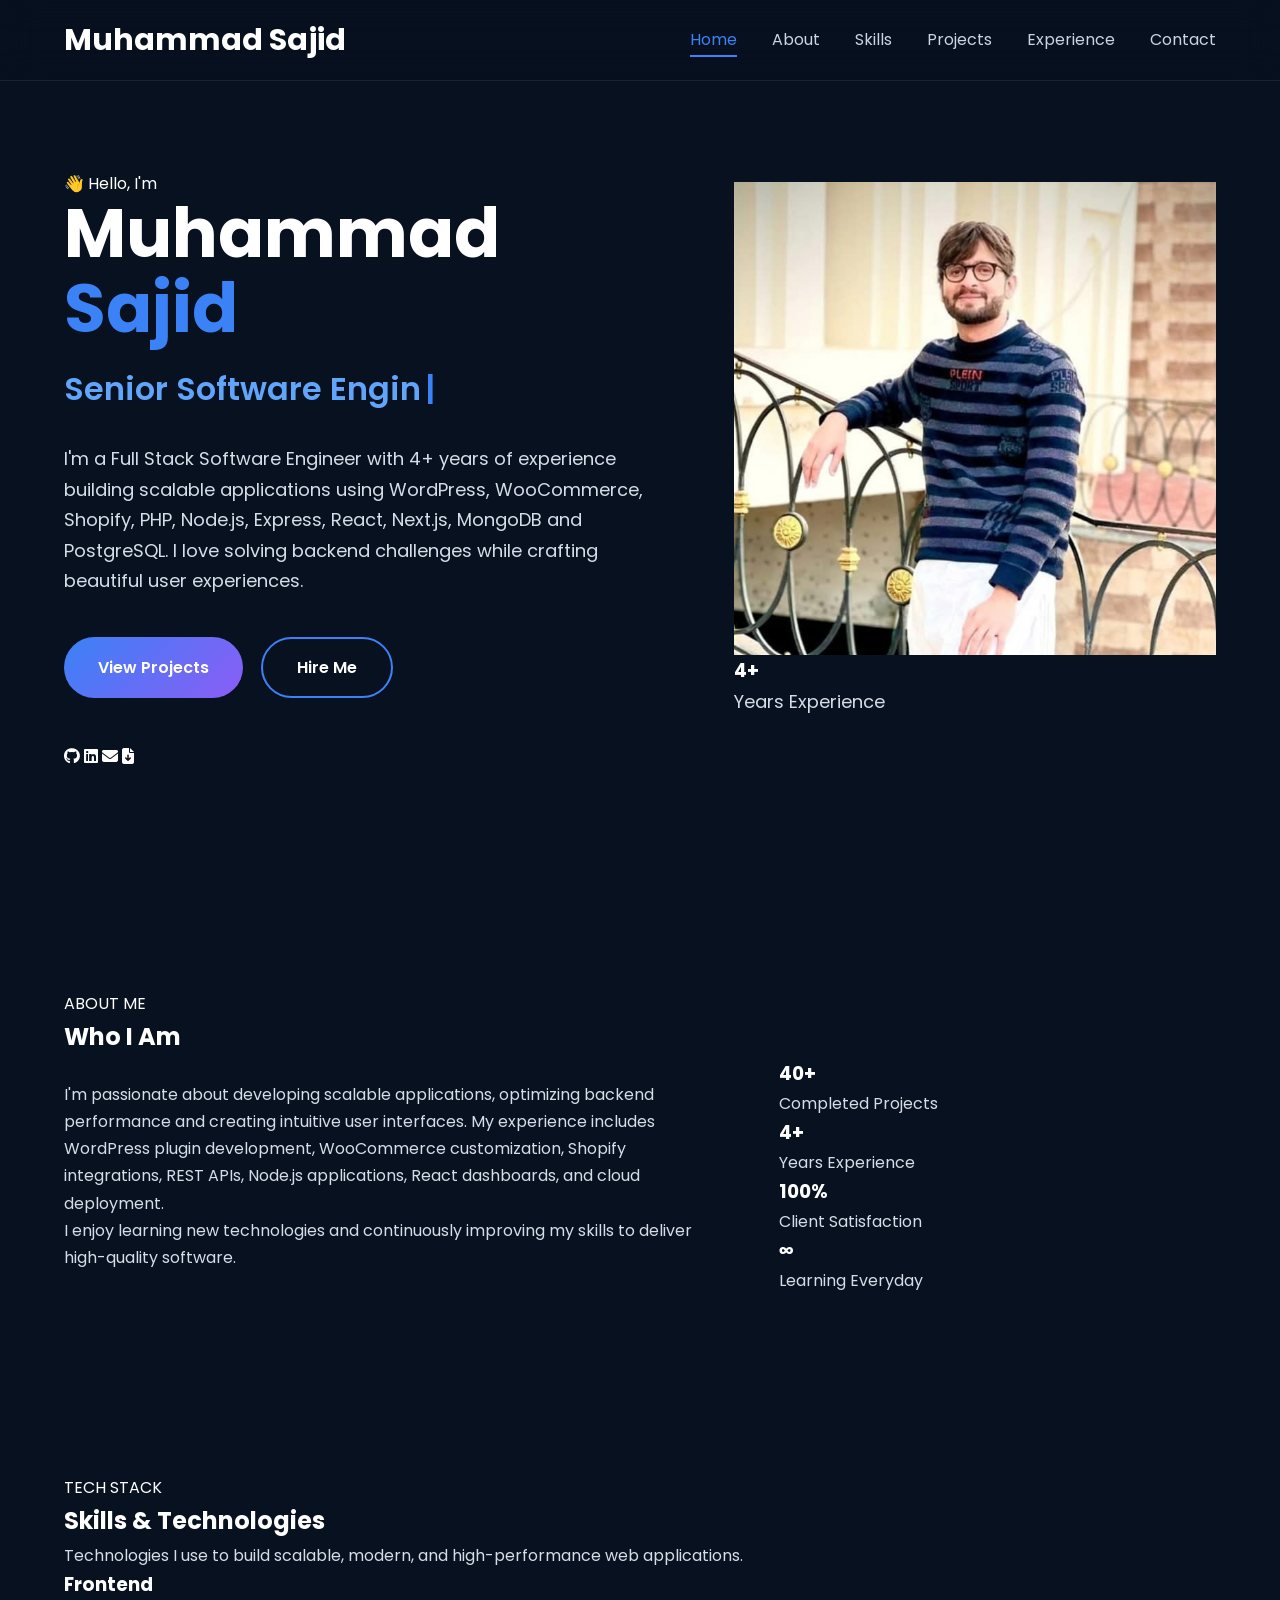
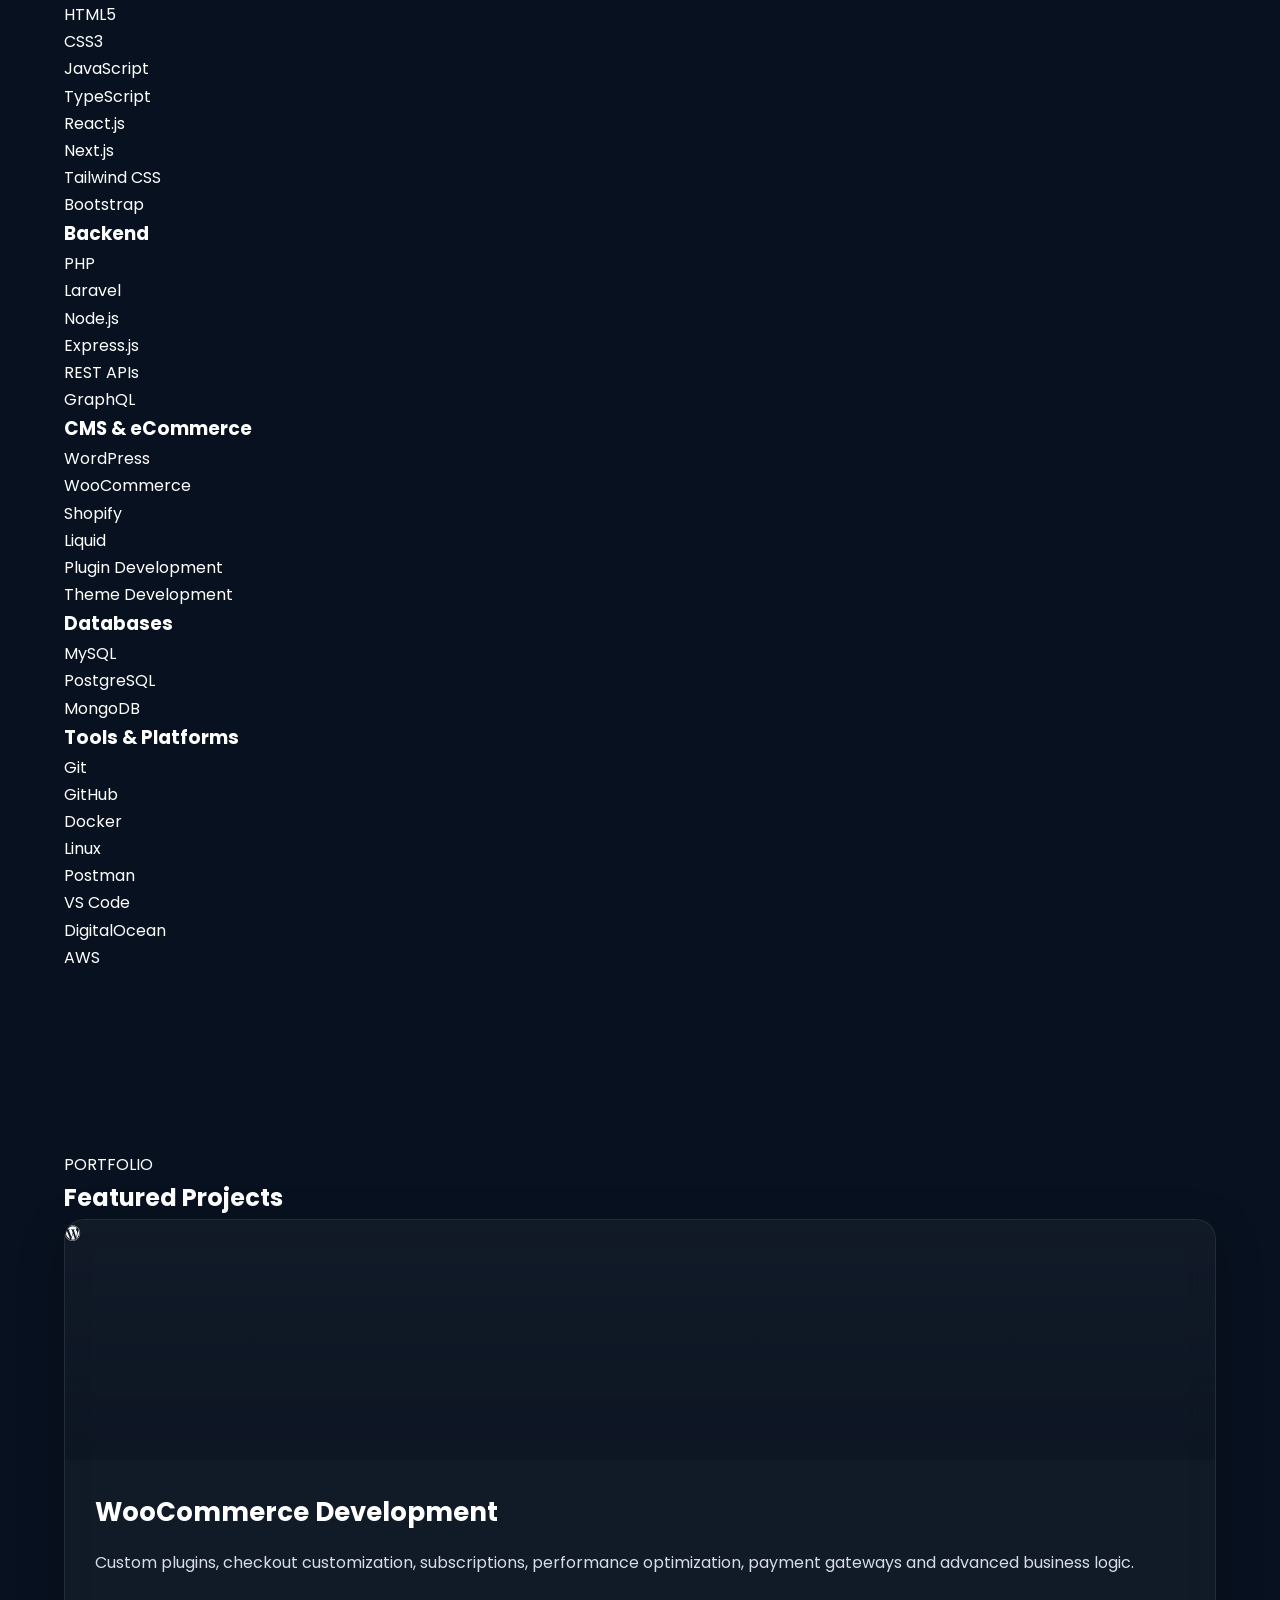
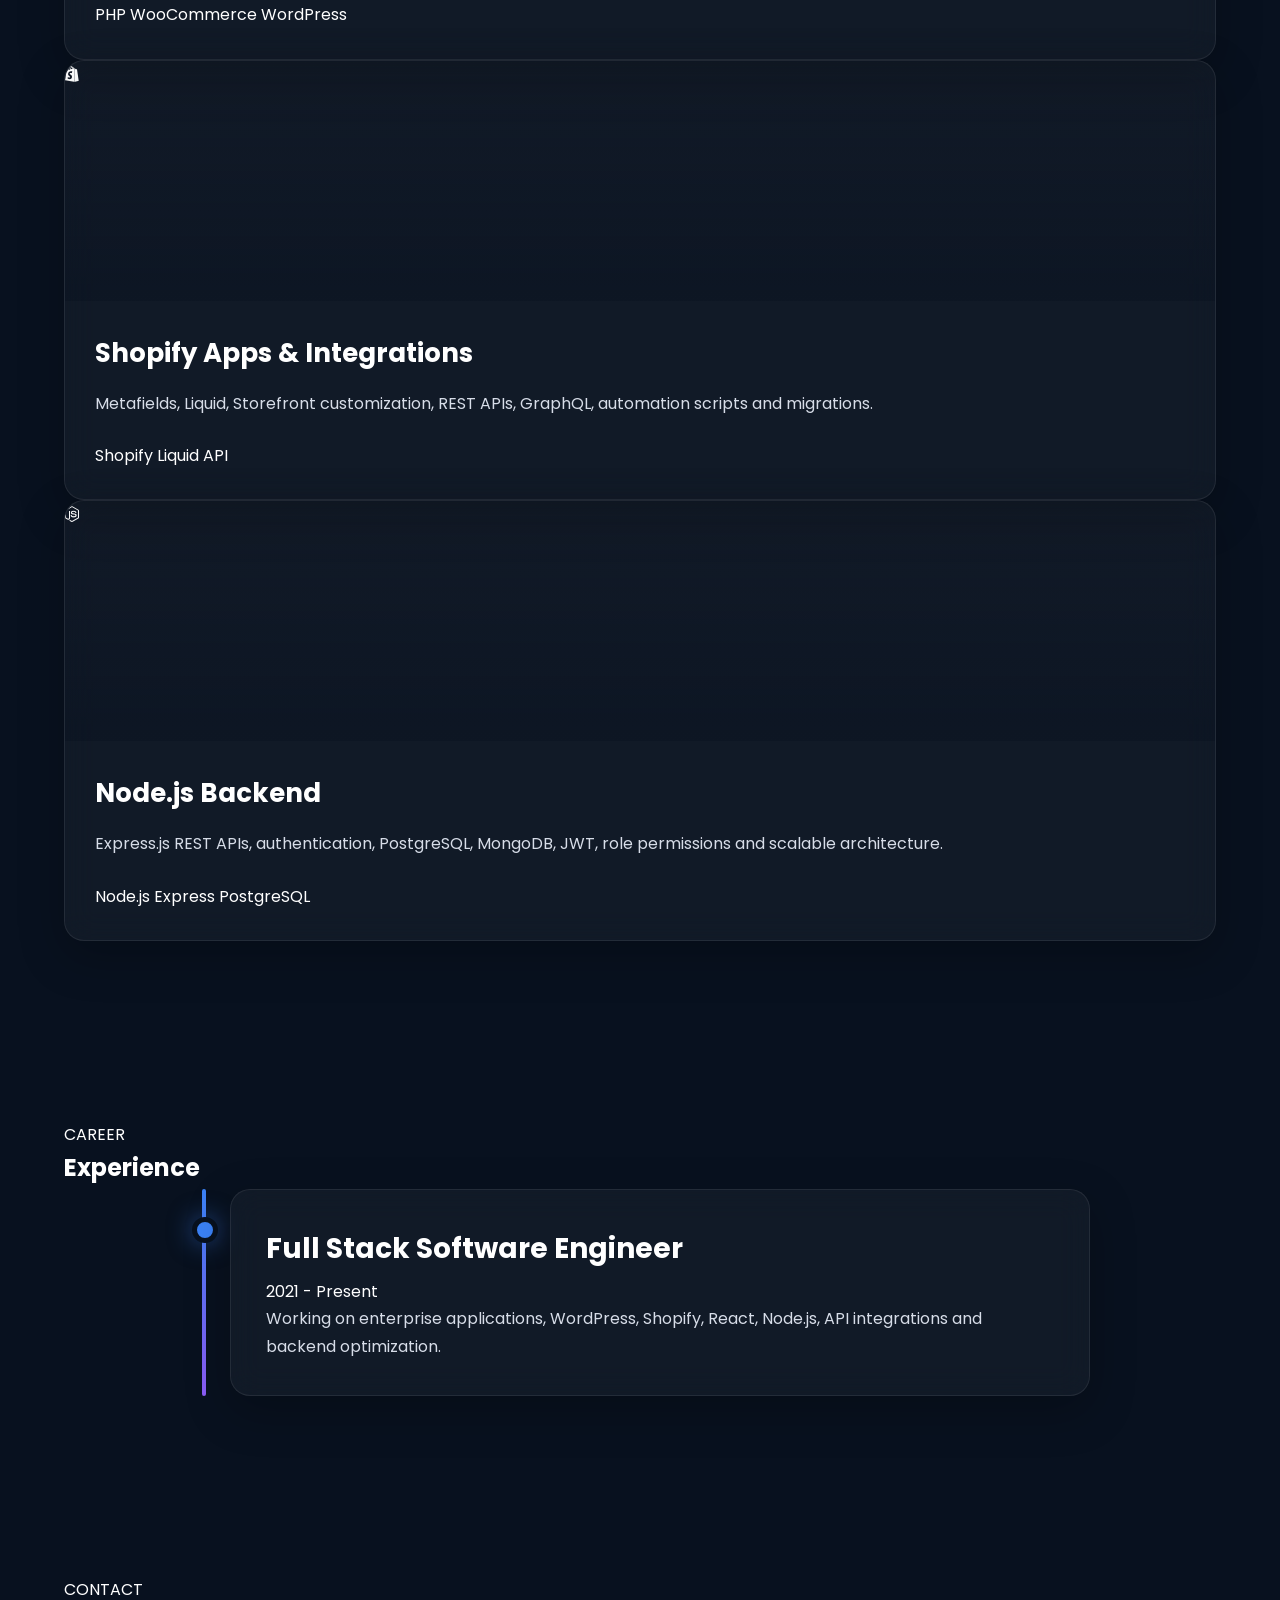
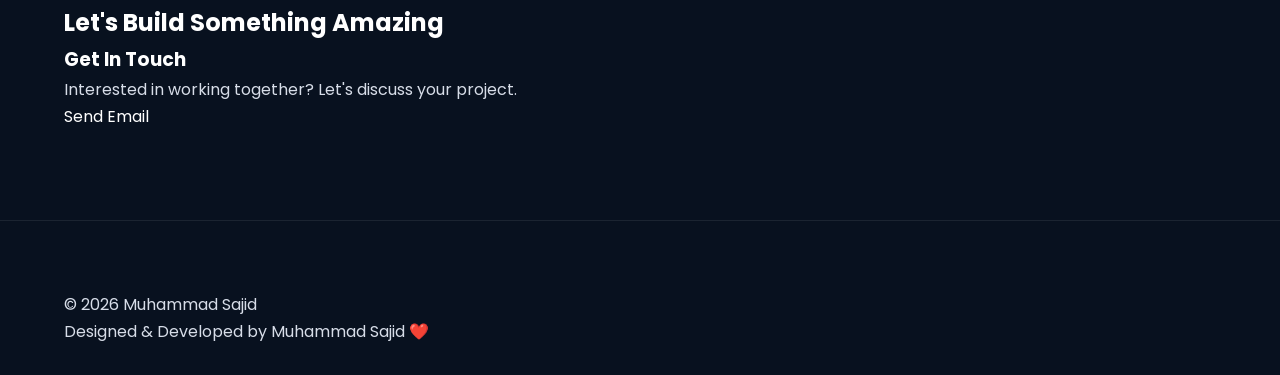
<file: index1.html>
<!DOCTYPE html>
<html lang="en">

<head>
    <meta charset="UTF-8">
    <meta name="viewport" content="width=device-width, initial-scale=1.0">
    <title>Muhammad Sajid | Full Stack Software Engineer</title>

    <link rel="preconnect" href="https://fonts.googleapis.com">
    <link rel="preconnect" href="https://fonts.gstatic.com" crossorigin>

    <link href="https://fonts.googleapis.com/css2?family=Poppins:wght@300;400;500;600;700;800&display=swap"
        rel="stylesheet">

    <link rel="stylesheet" href="https://cdnjs.cloudflare.com/ajax/libs/font-awesome/6.7.2/css/all.min.css" />

    <link rel="stylesheet" href="style.css">
</head>

<body>

    <div class="background">
        <span></span>
        <span></span>
        <span></span>
    </div>

    <header>

        <nav class="container">

            <div class="logo">
                Muhammad Sajid<span></span>
            </div>

            <div class="menu-btn">
                <i class="fa-solid fa-bars"></i>
            </div>

            <ul class="nav-links">

                <li><a href="#home">Home</a></li>
                <li><a href="#about">About</a></li>
                <li><a href="#skills">Skills</a></li>
                <li><a href="#projects">Projects</a></li>
                <li><a href="#experience">Experience</a></li>
                <li><a href="#contact">Contact</a></li>

            </ul>

        </nav>
    </header>

    <!-- ================= HERO ================= -->

    <section id="home" class="hero">

        <div class="container hero-wrapper">

            <div class="hero-content">

                <span class="tag">
                    👋 Hello, I'm
                </span>

                <h1>
                    Muhammad <span>Sajid</span>
                </h1>

                <h2 id="typing"></h2>

                <p>

                    I'm a Full Stack Software Engineer with 4+ years of experience
                    building scalable applications using WordPress, WooCommerce,
                    Shopify, PHP, Node.js, Express, React, Next.js,
                    MongoDB and PostgreSQL.

                    I love solving backend challenges while crafting
                    beautiful user experiences.

                </p>

                <div class="hero-buttons">

                    <a href="#projects" class="btn primary">
                        View Projects
                    </a>

                    <a href="#contact" class="btn secondary">
                        Hire Me
                    </a>

                </div>

                <div class="socials">

                    <a href="https://github.com/mrsajiddev" target="_blank">
                        <i class="fab fa-github"></i>
                    </a>

                    <a href="https://linkedin.com/in/YOUR_LINKEDIN" target="_blank">
                        <i class="fab fa-linkedin"></i>
                    </a>

                    <a href="mailto:your@email.com">
                        <i class="fas fa-envelope"></i>
                    </a>

                    <a href="#">
                        <i class="fas fa-file-download"></i>
                    </a>

                </div>

            </div>

            <div class="hero-image">

                <div class="image-card">

                    <img src="images/profile.jpg" alt="Muhammad Sajid">

                    <div class="experience">

                        <h3>4+</h3>

                        <p>Years Experience</p>

                    </div>

                </div>

            </div>

        </div>

    </section>

    <!-- ================= ABOUT ================= -->

    <section id="about">

        <div class="container">

            <div class="section-title">

                <span>ABOUT ME</span>

                <h2>Who I Am</h2>

            </div>

            <div class="about-grid">

                <div>

                    <p>

                        I'm passionate about developing scalable applications,
                        optimizing backend performance and creating intuitive user interfaces.

                        My experience includes WordPress plugin development,
                        WooCommerce customization,
                        Shopify integrations,
                        REST APIs,
                        Node.js applications,
                        React dashboards,
                        and cloud deployment.

                    </p>

                    <p>

                        I enjoy learning new technologies and continuously improving
                        my skills to deliver high-quality software.

                    </p>

                </div>

                <div class="about-cards">

                    <div class="card">

                        <h3>40+</h3>

                        <p>Completed Projects</p>

                    </div>

                    <div class="card">

                        <h3>4+</h3>

                        <p>Years Experience</p>

                    </div>

                    <div class="card">

                        <h3>100%</h3>

                        <p>Client Satisfaction</p>

                    </div>

                    <div class="card">

                        <h3>∞</h3>

                        <p>Learning Everyday</p>

                    </div>

                </div>

            </div>

        </div>

    </section>

    <!-- ================= SKILLS ================= -->

    <section id="skills">

        <div class="container">

            <div class="section-title">
                <span>TECH STACK</span>
                <h2>Skills & Technologies</h2>
                <p>
                    Technologies I use to build scalable, modern, and high-performance web applications.
                </p>
            </div>

            <div class="skills-category">

                <h3>Frontend</h3>

                <div class="skills-grid">
                    <div class="skill">HTML5</div>
                    <div class="skill">CSS3</div>
                    <div class="skill">JavaScript</div>
                    <div class="skill">TypeScript</div>
                    <div class="skill">React.js</div>
                    <div class="skill">Next.js</div>
                    <div class="skill">Tailwind CSS</div>
                    <div class="skill">Bootstrap</div>
                </div>

            </div>

            <div class="skills-category">

                <h3>Backend</h3>

                <div class="skills-grid">
                    <div class="skill">PHP</div>
                    <div class="skill">Laravel</div>
                    <div class="skill">Node.js</div>
                    <div class="skill">Express.js</div>
                    <div class="skill">REST APIs</div>
                    <div class="skill">GraphQL</div>
                </div>

            </div>

            <div class="skills-category">

                <h3>CMS & eCommerce</h3>

                <div class="skills-grid">
                    <div class="skill">WordPress</div>
                    <div class="skill">WooCommerce</div>
                    <div class="skill">Shopify</div>
                    <div class="skill">Liquid</div>
                    <div class="skill">Plugin Development</div>
                    <div class="skill">Theme Development</div>
                </div>

            </div>

            <div class="skills-category">

                <h3>Databases</h3>

                <div class="skills-grid">
                    <div class="skill">MySQL</div>
                    <div class="skill">PostgreSQL</div>
                    <div class="skill">MongoDB</div>
                </div>

            </div>

            <div class="skills-category">

                <h3>Tools & Platforms</h3>

                <div class="skills-grid">
                    <div class="skill">Git</div>
                    <div class="skill">GitHub</div>
                    <div class="skill">Docker</div>
                    <div class="skill">Linux</div>
                    <div class="skill">Postman</div>
                    <div class="skill">VS Code</div>
                    <div class="skill">DigitalOcean</div>
                    <div class="skill">AWS</div>
                </div>

            </div>

        </div>

    </section>

    <!-- ================= PROJECTS ================= -->

    <section id="projects">

        <div class="container">

            <div class="section-title">

                <span>PORTFOLIO</span>

                <h2>Featured Projects</h2>

            </div>

            <div class="project-grid">

                <div class="project-card">

                    <div class="project-image">
                        <i class="fab fa-wordpress"></i>
                    </div>

                    <div class="project-content">

                        <h3>WooCommerce Development</h3>

                        <p>

                            Custom plugins, checkout customization,
                            subscriptions, performance optimization,
                            payment gateways and advanced business logic.

                        </p>

                        <div class="project-tags">

                            <span>PHP</span>
                            <span>WooCommerce</span>
                            <span>WordPress</span>

                        </div>

                    </div>

                </div>

                <div class="project-card">

                    <div class="project-image">

                        <i class="fab fa-shopify"></i>

                    </div>

                    <div class="project-content">

                        <h3>Shopify Apps & Integrations</h3>

                        <p>

                            Metafields,
                            Liquid,
                            Storefront customization,
                            REST APIs,
                            GraphQL,
                            automation scripts and migrations.

                        </p>

                        <div class="project-tags">

                            <span>Shopify</span>
                            <span>Liquid</span>
                            <span>API</span>

                        </div>

                    </div>

                </div>

                <div class="project-card">

                    <div class="project-image">

                        <i class="fa-brands fa-node-js"></i>

                    </div>

                    <div class="project-content">

                        <h3>Node.js Backend</h3>

                        <p>

                            Express.js REST APIs,
                            authentication,
                            PostgreSQL,
                            MongoDB,
                            JWT,
                            role permissions
                            and scalable architecture.

                        </p>

                        <div class="project-tags">

                            <span>Node.js</span>
                            <span>Express</span>
                            <span>PostgreSQL</span>

                        </div>

                    </div>

                </div>

            </div>

        </div>

    </section>

    <!-- ================= EXPERIENCE ================= -->

    <section id="experience">

        <div class="container">

            <div class="section-title">

                <span>CAREER</span>

                <h2>Experience</h2>

            </div>

            <div class="timeline">

                <div class="timeline-item">

                    <div class="timeline-dot"></div>

                    <div class="timeline-content">

                        <h3>Full Stack Software Engineer</h3>

                        <span>2021 - Present</span>

                        <p>

                            Working on enterprise applications,
                            WordPress,
                            Shopify,
                            React,
                            Node.js,
                            API integrations
                            and backend optimization.

                        </p>

                    </div>

                </div>

            </div>

        </div>

    </section>

    <!-- ================= CONTACT ================= -->

    <section id="contact">

        <div class="container">

            <div class="section-title">

                <span>CONTACT</span>

                <h2>Let's Build Something Amazing</h2>

            </div>

            <div class="contact-box">

                <h3>Get In Touch</h3>

                <p>

                    Interested in working together?
                    Let's discuss your project.

                </p>

                <a class="contact-btn" href="mailto:your@email.com">

                    Send Email

                </a>

            </div>

        </div>

    </section>

    <footer>

        <div class="container footer">

            <p>

                © 2026 Muhammad Sajid

            </p>

            <p>

                Designed & Developed by Muhammad Sajid ❤️

            </p>

        </div>

    </footer>

    <button id="scrollTop">

        <i class="fas fa-arrow-up"></i>

    </button>

    <script src="script.js"></script>

</body>

</html>
</file>
<file: style.css>
/* =====================================================
   GOOGLE FONT
===================================================== */

@import url('https://fonts.googleapis.com/css2?family=Poppins:wght@300;400;500;600;700;800&display=swap');

/* =====================================================
   RESET
===================================================== */

* {
    margin: 0;
    padding: 0;
    box-sizing: border-box;
}

html {
    scroll-behavior: smooth;
}

body {
    font-family: 'Poppins', sans-serif;
    background: #08111f;
    color: #ffffff;
    overflow-x: hidden;
    line-height: 1.7;
}

img {
    max-width: 100%;
    display: block;
}

a {
    text-decoration: none;
    color: inherit;
}

ul {
    list-style: none;
}

button,
input,
textarea {
    font-family: inherit;
}

/* =====================================================
   VARIABLES
===================================================== */

:root {

    --primary: #3b82f6;
    --primary-light: #60a5fa;

    --secondary: #8b5cf6;

    --dark: #08111f;

    --card: #111b2e;

    --border: rgba(255, 255, 255, .08);

    --text: #d7dde8;

    --radius: 20px;

    --shadow: 0 15px 45px rgba(0, 0, 0, .25);

    --transition: .35s;

}

/* =====================================================
   CONTAINER
===================================================== */

.container {

    width: 90%;

    max-width: 1200px;

    margin: auto;

}

/* =====================================================
   BACKGROUND
===================================================== */

.bg-circle {

    position: fixed;

    border-radius: 50%;

    filter: blur(140px);

    opacity: .35;

    z-index: -10;

}

.one {

    width: 350px;

    height: 350px;

    background: #2563eb;

    top: -120px;

    left: -120px;

}

.two {

    width: 320px;

    height: 320px;

    background: #9333ea;

    top: 250px;

    right: -120px;

}

.three {

    width: 320px;

    height: 320px;

    background: #06b6d4;

    bottom: -120px;

    left: 40%;

}

/* =====================================================
   HEADER
===================================================== */

header {

    position: fixed;

    width: 100%;

    top: 0;

    left: 0;

    z-index: 1000;

    backdrop-filter: blur(18px);

    background: rgba(8, 17, 31, .70);

    border-bottom: 1px solid var(--border);

}

nav {

    display: flex;

    justify-content: space-between;

    align-items: center;

    height: 80px;

}

.logo {

    font-size: 30px;

    font-weight: 700;

}

.logo span {

    color: var(--primary);

}

.nav-links {

    display: flex;

    gap: 35px;

}

.nav-links a {

    color: #cbd5e1;

    transition: var(--transition);

    position: relative;

}

.nav-links a::after {

    content: "";

    position: absolute;

    width: 0;

    height: 2px;

    background: var(--primary);

    left: 0;

    bottom: -6px;

    transition: .3s;

}

.nav-links a:hover {

    color: white;

}

.nav-links a:hover::after {

    width: 100%;

}

.nav-links a.active {

    color: var(--primary);

}

.nav-links a.active::after {

    width: 100%;

}

.menu-btn {

    display: none;

    font-size: 28px;

    cursor: pointer;

}

/* =====================================================
   BUTTONS
===================================================== */

.btn {

    display: inline-flex;

    align-items: center;

    justify-content: center;

    gap: 10px;

    padding: 15px 34px;

    border-radius: 50px;

    font-weight: 600;

    transition: var(--transition);

    cursor: pointer;

}

.primary {

    background: linear-gradient(135deg,
            var(--primary),
            var(--secondary));

    color: #fff;

}

.primary:hover {

    transform: translateY(-5px);

    box-shadow: 0 18px 35px rgba(59, 130, 246, .35);

}

.secondary {

    border: 2px solid var(--primary);

    color: #fff;

}

.secondary:hover {

    background: var(--primary);

}

/* =====================================================
   SECTION
===================================================== */

section {

    padding: 90px 0;

}

.section-header {

    text-align: center;

    margin-bottom: 70px;

}

.section-header span {

    display: inline-block;

    color: var(--primary-light);

    letter-spacing: 3px;

    font-size: 13px;

    margin-bottom: 10px;

    text-transform: uppercase;

}

.section-header h2 {

    font-size: 44px;

    margin-bottom: 15px;

}

.section-header p {

    max-width: 700px;

    margin: auto;

    color: var(--text);

}

/* =====================================================
   GLASS CARD
===================================================== */

.info-card,
.stat-card,
.project-card,
.service-card,
.skill-category,
.timeline-content,
.contact-wrapper {

    background: rgba(255, 255, 255, .04);

    border: 1px solid var(--border);

    backdrop-filter: blur(15px);

    border-radius: var(--radius);

    box-shadow: var(--shadow);

}

/* =====================================================
   CARD HOVER
===================================================== */

.info-card,
.project-card,
.service-card,
.stat-card {

    transition: var(--transition);

}

.info-card:hover,
.project-card:hover,
.service-card:hover,
.stat-card:hover {

    transform: translateY(-10px);

}

/* =====================================================
   TEXT
===================================================== */

p {

    color: var(--text);

}

h1,
h2,
h3,
h4 {

    font-weight: 700;

    color: #fff;

}

strong {

    color: var(--primary-light);

}

/* =====================================================
   CUSTOM SCROLLBAR
===================================================== */

::-webkit-scrollbar {

    width: 10px;

}

::-webkit-scrollbar-track {

    background: #050b16;

}

::-webkit-scrollbar-thumb {

    background: var(--primary);

    border-radius: 20px;

}

::-webkit-scrollbar-thumb:hover {

    background: #60a5fa;

}

/* =====================================================
   TEXT SELECTION
===================================================== */

::selection {

    background: var(--primary);

    color: white;

}

/* =====================================================
   HERO SECTION
===================================================== */

.hero {

    min-height: 100vh;

    display: flex;

    align-items: center;

    padding-top: 120px;

    padding-bottom: 80px;

}

.hero-wrapper {

    display: grid;

    grid-template-columns: 1.1fr .9fr;

    align-items: center;

    gap: 80px;

}

/* =====================================================
   HERO LEFT
===================================================== */

.hero-left {

    animation: fadeLeft .9s ease;

}

.badge {

    display: inline-flex;

    align-items: center;

    gap: 8px;

    padding: 10px 18px;

    border-radius: 50px;

    background: rgba(59, 130, 246, .12);

    color: #93c5fd;

    border: 1px solid rgba(59, 130, 246, .35);

    margin-bottom: 28px;

    font-size: 14px;

    font-weight: 500;

}

.hero h1 {

    font-size: 68px;

    line-height: 1.1;

    margin-bottom: 15px;

}

.hero h1 span {

    color: var(--primary);

}

.hero h2 {

    min-height: 50px;

    font-size: 32px;

    color: #60a5fa;

    margin-bottom: 28px;

    font-weight: 600;

}

.hero p {

    max-width: 650px;

    font-size: 18px;

    color: var(--text);

    margin-bottom: 40px;

}

/* =====================================================
   BUTTON GROUP
===================================================== */

.hero-buttons {

    display: flex;

    gap: 18px;

    flex-wrap: wrap;

    margin-bottom: 45px;

}

/* =====================================================
   SOCIAL ICONS
===================================================== */

.social-icons {

    display: flex;

    align-items: center;

    gap: 18px;

}

.social-icons a {

    width: 55px;

    height: 55px;

    border-radius: 50%;

    display: flex;

    align-items: center;

    justify-content: center;

    background: rgba(255, 255, 255, .05);

    border: 1px solid var(--border);

    font-size: 22px;

    transition: var(--transition);

}

.social-icons a:hover {

    background: var(--primary);

    transform: translateY(-8px);

    color: #fff;

}

/* =====================================================
   HERO RIGHT
===================================================== */

.hero-right {

    display: flex;

    justify-content: center;

    align-items: center;

    animation: fadeRight .9s ease;

}

/* =====================================================
   ANIMATIONS
===================================================== */

@keyframes fadeLeft {

    from {

        opacity: 0;

        transform: translateX(-60px);

    }

    to {

        opacity: 1;

        transform: translateX(0);

    }

}

@keyframes fadeRight {

    from {

        opacity: 0;

        transform: translateX(60px);

    }

    to {

        opacity: 1;

        transform: translateX(0);

    }

}

/* =====================================================
   PROFILE CARD
===================================================== */

.profile-card {

    position: relative;

    width: 420px;

    height: 520px;

    border-radius: 35px;

    overflow: hidden;

    background: rgba(255, 255, 255, .05);

    backdrop-filter: blur(18px);

    border: 1px solid rgba(255, 255, 255, .08);

    box-shadow: 0 25px 60px rgba(0, 0, 0, .35);

    display: flex;

    align-items: center;

    justify-content: center;

    transition: .4s ease;

}

.profile-card:hover {

    transform: translateY(-12px);

    box-shadow: 0 35px 70px rgba(37, 99, 235, .25);

}

/* =====================================================
   PROFILE IMAGE
===================================================== */

.profile-card img {

    width: 88%;

    height: 88%;

    object-fit: cover;

    border-radius: 28px;

    border: 4px solid rgba(255, 255, 255, .08);

    transition: .45s ease;

}

.profile-card:hover img {

    transform: scale(1.03);

}

/* =====================================================
   EXPERIENCE BADGE
===================================================== */

.experience-badge {

    position: absolute;

    bottom: 24px;

    right: 24px;

    width: 145px;

    height: 145px;

    border-radius: 50%;

    background: linear-gradient(135deg,
            var(--primary),
            var(--secondary));

    display: flex;

    flex-direction: column;

    justify-content: center;

    align-items: center;

    color: #fff;

    text-align: center;

    box-shadow: 0 18px 45px rgba(37, 99, 235, .45);

    animation: floatBadge 4s ease-in-out infinite;

}

.experience-badge h3 {

    font-size: 40px;

    line-height: 1;

    margin-bottom: 8px;

}

.experience-badge p {

    color: #fff;

    font-size: 14px;

    line-height: 1.4;

    padding: 0 12px;

}

/* =====================================================
   DECORATIVE GLOW
===================================================== */

.profile-card::before {

    content: "";

    position: absolute;

    width: 260px;

    height: 260px;

    background: rgba(59, 130, 246, .18);

    border-radius: 50%;

    top: -110px;

    right: -90px;

    filter: blur(20px);

}

.profile-card::after {

    content: "";

    position: absolute;

    width: 180px;

    height: 180px;

    background: rgba(139, 92, 246, .15);

    border-radius: 50%;

    left: -70px;

    bottom: -70px;

    filter: blur(18px);

}

/* =====================================================
   FLOATING ANIMATION
===================================================== */

@keyframes floatBadge {

    0% {

        transform: translateY(0);

    }

    50% {

        transform: translateY(-10px);

    }

    100% {

        transform: translateY(0);

    }

}

/* =====================================================
   HERO RESPONSIVE
===================================================== */

@media (max-width: 1100px) {

    .hero-wrapper {

        grid-template-columns: 1fr;

        gap: 60px;

        text-align: center;

    }

    .hero-left {

        order: 2;

    }

    .hero-right {

        order: 1;

    }

    .hero p {

        margin: 0 auto 40px;

    }

    .hero-buttons {

        justify-content: center;

    }

    .social-icons {

        justify-content: center;

    }

}

/* =====================================================
   TABLET
===================================================== */

@media (max-width:768px) {

    .hero {

        min-height: auto;

        padding-top: 130px;

        padding-bottom: 80px;

    }

    .hero h1 {

        font-size: 52px;

    }

    .hero h2 {

        font-size: 28px;

        min-height: 42px;

    }

    .hero p {

        font-size: 17px;

    }

    .profile-card {

        width: 340px;

        height: 430px;

    }

    .experience-badge {

        width: 120px;

        height: 120px;

        right: -10px;

        bottom: 25px;

    }

    .experience-badge h3 {

        font-size: 32px;

    }

    .hero-buttons {

        flex-direction: column;

        align-items: center;

    }

    .hero-buttons .btn {

        width: 240px;

    }

}

/* =====================================================
   MOBILE
===================================================== */

@media (max-width:576px) {

    .hero {

        padding-top: 110px;

    }

    .hero h1 {

        font-size: 40px;

    }

    .hero h2 {

        font-size: 22px;

    }

    .hero p {

        font-size: 16px;

    }

    .badge {

        font-size: 13px;

        padding: 8px 16px;

    }

    .profile-card {

        width: 280px;

        height: 360px;

        border-radius: 25px;

    }

    .profile-card img {

        border-radius: 18px;

    }

    .experience-badge {

        width: 95px;

        height: 95px;

    }

    .experience-badge h3 {

        font-size: 24px;

    }

    .experience-badge p {

        font-size: 11px;

    }

    .social-icons {

        gap: 12px;

    }

    .social-icons a {

        width: 48px;

        height: 48px;

        font-size: 18px;

    }

}

/* =====================================================
   HERO HOVER EFFECTS
===================================================== */

.hero-left .btn {

    transition: all .35s ease;

}

.hero-left .btn:hover {

    transform: translateY(-5px);

}

.social-icons a {

    position: relative;

    overflow: hidden;

}

.social-icons a::before {

    content: "";

    position: absolute;

    width: 0;

    height: 100%;

    left: 0;

    top: 0;

    background: rgba(255, 255, 255, .15);

    transition: .35s;

}

.social-icons a:hover::before {

    width: 100%;

}

/* =====================================================
   TYPING CURSOR
===================================================== */

#typing::after {

    content: "|";

    margin-left: 4px;

    color: var(--primary);

    animation: blink .8s infinite;

}

@keyframes blink {

    0%,
    50% {

        opacity: 1;

    }

    51%,
    100% {

        opacity: 0;

    }

}

/* =====================================================
   ABOUT SECTION
===================================================== */

.about-grid {

    display: grid;

    grid-template-columns: 1.2fr .8fr;

    gap: 60px;

    align-items: center;

}

.about-content p {

    font-size: 17px;

    margin-bottom: 24px;

    color: var(--text);

}

.about-buttons {

    display: flex;

    gap: 20px;

    margin-top: 40px;

    flex-wrap: wrap;

}

/* =====================================================
   ABOUT INFO
===================================================== */

.about-info {

    display: grid;

    grid-template-columns: repeat(2, 1fr);

    gap: 22px;

}

.info-card {

    padding: 35px 25px;

    text-align: center;

}

.info-card i {

    width: 70px;

    height: 70px;

    margin: auto;

    margin-bottom: 18px;

    display: flex;

    align-items: center;

    justify-content: center;

    border-radius: 50%;

    background: rgba(59, 130, 246, .15);

    color: var(--primary);

    font-size: 28px;

}

.info-card h3 {

    margin-bottom: 10px;

    font-size: 20px;

}

.info-card p {

    color: var(--text);

    font-size: 15px;

}

/* =====================================================
   STATS
===================================================== */

.stats {

    padding-top: 20px;

    padding-bottom: 90px;

}

.stats-grid {

    display: grid;

    grid-template-columns: repeat(4, 1fr);

    gap: 25px;

}

.stat-card {

    text-align: center;

    padding: 40px 20px;

}

.stat-card h2 {

    font-size: 48px;

    color: var(--primary);

    margin-bottom: 10px;

}

.stat-card p {

    color: var(--text);

    font-size: 16px;

}

/* =====================================================
   ABOUT ANIMATION
===================================================== */

.about-content {

    animation: fadeLeft .8s ease;

}

.about-info {

    animation: fadeRight .8s ease;

}

/* =====================================================
   CARD HOVER
===================================================== */

.info-card {

    transition: .35s ease;

}

.info-card:hover {

    transform: translateY(-10px);

    border-color: rgba(59, 130, 246, .35);

}

.info-card:hover i {

    background: var(--primary);

    color: #fff;

}

/* =====================================================
   STATS HOVER
===================================================== */

.stat-card {

    transition: .35s;

}

.stat-card:hover {

    transform: translateY(-8px);

}

.stat-card:hover h2 {

    color: #60a5fa;

}

/* =====================================================
   TABLET
===================================================== */

@media(max-width:992px) {

    .about-grid {

        grid-template-columns: 1fr;

        gap: 50px;

    }

    .about-content {

        text-align: center;

    }

    .about-buttons {

        justify-content: center;

    }

    .stats-grid {

        grid-template-columns: repeat(2, 1fr);

    }

}

/* =====================================================
   MOBILE
===================================================== */

@media(max-width:576px) {

    .about-info {

        grid-template-columns: 1fr;

    }

    .stats-grid {

        grid-template-columns: 1fr;

    }

    .info-card {

        padding: 28px;

    }

    .stat-card {

        padding: 30px 20px;

    }

    .stat-card h2 {

        font-size: 40px;

    }

    .about-buttons {

        flex-direction: column;

    }

    .about-buttons .btn {

        width: 100%;

    }

}

/* =====================================================
   EXPERIENCE
===================================================== */

#experience {

    position: relative;

}

.timeline {

    position: relative;

    max-width: 900px;

    margin: 0 auto;

    padding-left: 40px;

}

.timeline::before {

    content: "";

    position: absolute;

    left: 12px;

    top: 0;

    bottom: 0;

    width: 4px;

    background: linear-gradient(var(--primary),
            var(--secondary));

    border-radius: 50px;

}

.timeline-item {

    position: relative;

    margin-bottom: 60px;

}

.timeline-item:last-child {

    margin-bottom: 0;

}

.timeline-dot {

    position: absolute;

    left: -38px;

    top: 28px;

    width: 26px;

    height: 26px;

    border-radius: 50%;

    background: var(--primary);

    border: 5px solid var(--dark);

    box-shadow: 0 0 25px rgba(59, 130, 246, .5);

}

.timeline-content {

    padding: 35px;

    transition: .35s;

}

.timeline-content:hover {

    transform: translateY(-8px);

    border-color: rgba(59, 130, 246, .35);

}

.timeline-date {

    display: inline-block;

    padding: 8px 18px;

    border-radius: 40px;

    background: rgba(59, 130, 246, .12);

    color: #93c5fd;

    font-size: 14px;

    margin-bottom: 18px;

}

.timeline-content h3 {

    font-size: 28px;

    margin-bottom: 6px;

}

.timeline-content h4 {

    color: var(--primary-light);

    margin-bottom: 20px;

    font-weight: 500;

}

.timeline-content ul {

    padding-left: 20px;

}

.timeline-content li {

    color: var(--text);

    margin-bottom: 12px;

    list-style: disc;

}

.timeline-content li:last-child {

    margin-bottom: 0;

}

/* =====================================================
   TIMELINE HOVER
===================================================== */

.timeline-item:hover .timeline-dot {

    transform: scale(1.2);

    background: #60a5fa;

}

.timeline-dot {

    transition: .35s;

}

/* =====================================================
   MOBILE
===================================================== */

@media(max-width:768px) {

    .timeline {

        padding-left: 25px;

    }

    .timeline::before {

        left: 8px;

    }

    .timeline-dot {

        left: -28px;

        width: 20px;

        height: 20px;

    }

    .timeline-content {

        padding: 25px;

    }

    .timeline-content h3 {

        font-size: 22px;

    }

}

/* =====================================================
   PROJECTS
===================================================== */

.projects-grid {

    display: grid;

    grid-template-columns: repeat(auto-fit, minmax(340px, 1fr));

    gap: 35px;

}

.project-card {

    overflow: hidden;

    transition: .35s ease;

}

.project-card:hover {

    transform: translateY(-12px);

}

.project-image {

    height: 240px;

    overflow: hidden;

    position: relative;

}

.project-image img {

    width: 100%;

    height: 100%;

    object-fit: cover;

    transition: .45s ease;

}

.project-card:hover img {

    transform: scale(1.08);

}

.project-content {

    padding: 30px;

}

.project-content h3 {

    font-size: 26px;

    margin-bottom: 15px;

}

.project-content p {

    color: var(--text);

    margin-bottom: 25px;

    min-height: 120px;

}

/* =====================================================
   TECH STACK
===================================================== */

.tech-stack {

    display: flex;

    flex-wrap: wrap;

    gap: 10px;

}

.tech-stack span {

    padding: 8px 15px;

    border-radius: 30px;

    background: rgba(59, 130, 246, .12);

    color: #93c5fd;

    font-size: 13px;

    border: 1px solid rgba(59, 130, 246, .25);

    transition: .3s;

}

.tech-stack span:hover {

    background: var(--primary);

    color: #fff;

}

/* =====================================================
   PROJECT IMAGE OVERLAY
===================================================== */

.project-image::after {

    content: "";

    position: absolute;

    inset: 0;

    background: linear-gradient(transparent,

            rgba(8, 17, 31, .45));

}

/* =====================================================
   SERVICES
===================================================== */

.services-grid {

    display: grid;

    grid-template-columns: repeat(auto-fit, minmax(280px, 1fr));

    gap: 30px;

}

.service-card {

    padding: 40px 30px;

    text-align: center;

    transition: .35s;

}

.service-card:hover {

    transform: translateY(-12px);

    border-color: rgba(59, 130, 246, .35);

}

.service-card i {

    width: 80px;

    height: 80px;

    margin: auto;

    margin-bottom: 25px;

    display: flex;

    align-items: center;

    justify-content: center;

    border-radius: 50%;

    background: rgba(59, 130, 246, .12);

    color: var(--primary);

    font-size: 34px;

    transition: .35s;

}

.service-card:hover i {

    background: var(--primary);

    color: #fff;

    transform: rotate(8deg);

}

.service-card h3 {

    margin-bottom: 18px;

    font-size: 24px;

}

.service-card p {

    color: var(--text);

}

/* =====================================================
   RESPONSIVE
===================================================== */

@media(max-width:992px) {

    .projects-grid {

        grid-template-columns: repeat(2, 1fr);

    }

    .services-grid {

        grid-template-columns: repeat(2, 1fr);

    }

}

@media(max-width:768px) {

    .projects-grid,

    .services-grid {

        grid-template-columns: 1fr;

    }

    .project-image {

        height: 220px;

    }

    .project-content {

        padding: 25px;

    }

    .project-content h3 {

        font-size: 22px;

    }

    .project-content p {

        min-height: auto;

    }

    .service-card {

        padding: 35px 25px;

    }

}

/* =====================================================
   SKILLS
===================================================== */

.skills-wrapper {
    display: grid;
    grid-template-columns: repeat(2, 1fr);
    gap: 30px;
}

.skill-category {
    padding: 30px;
}

.skill-category h3 {
    display: flex;
    align-items: center;
    gap: 12px;
    margin-bottom: 25px;
    color: #fff;
    font-size: 22px;
}

.skill-category h3 i {
    color: var(--primary);
}

.skill-list {
    display: flex;
    flex-wrap: wrap;
    gap: 12px;
}

.skill-list span {
    padding: 10px 18px;
    border-radius: 30px;
    background: rgba(59, 130, 246, .12);
    border: 1px solid rgba(59, 130, 246, .25);
    color: #93c5fd;
    transition: .3s;
}

.skill-list span:hover {
    background: var(--primary);
    color: #fff;
    transform: translateY(-3px);
}

/* =====================================================
   CONTACT
===================================================== */

.contact-wrapper {
    display: grid;
    grid-template-columns: 1fr 1fr;
    gap: 50px;
    padding: 50px;
}

.contact-left span {
    color: var(--primary-light);
    letter-spacing: 2px;
}

.contact-left h2 {
    margin: 15px 0 25px;
    font-size: 40px;
}

.contact-info {
    margin-top: 35px;
}

.contact-info>div {
    display: flex;
    gap: 20px;
    margin-bottom: 28px;
    align-items: flex-start;
}

.contact-info i {
    width: 55px;
    height: 55px;
    display: flex;
    align-items: center;
    justify-content: center;
    border-radius: 50%;
    background: rgba(59, 130, 246, .12);
    color: var(--primary);
    font-size: 22px;
}

.contact-info h4 {
    margin-bottom: 5px;
}

.contact-right form {
    display: flex;
    flex-direction: column;
    gap: 20px;
}

.contact-right input,
.contact-right textarea {
    width: 100%;
    padding: 16px 18px;
    border-radius: 12px;
    border: 1px solid var(--border);
    background: rgba(255, 255, 255, .05);
    color: #fff;
    resize: none;
    outline: none;
}

.contact-right input:focus,
.contact-right textarea:focus {
    border-color: var(--primary);
}

.contact-right button {
    border: none;
}

/* =====================================================
   FOOTER
===================================================== */

footer {
    padding: 70px 0 30px;
    border-top: 1px solid rgba(255, 255, 255, .08);
}

.footer-grid {
    display: grid;
    grid-template-columns: 2fr 1fr 1fr;
    gap: 50px;
}

.footer-grid h3 {
    margin-bottom: 20px;
}

.footer-grid ul li {
    margin-bottom: 12px;
}

.footer-grid ul a {
    color: var(--text);
    transition: .3s;
}

.footer-grid ul a:hover {
    color: var(--primary);
}

.footer-social {
    display: flex;
    gap: 15px;
}

.footer-social a {
    width: 48px;
    height: 48px;
    border-radius: 50%;
    display: flex;
    align-items: center;
    justify-content: center;
    background: rgba(255, 255, 255, .05);
    transition: .3s;
}

.footer-social a:hover {
    background: var(--primary);
}

.copyright {
    margin-top: 50px;
    padding-top: 25px;
    text-align: center;
    border-top: 1px solid rgba(255, 255, 255, .08);
}

/* =====================================================
   SCROLL TOP
===================================================== */

#scrollTop {
    position: fixed;
    right: 30px;
    bottom: 30px;
    width: 55px;
    height: 55px;
    border: none;
    border-radius: 50%;
    background: var(--primary);
    color: #fff;
    cursor: pointer;
    display: flex;
    align-items: center;
    justify-content: center;
    font-size: 18px;
    opacity: 0;
    visibility: hidden;
    transition: .35s;
    z-index: 999;
}

#scrollTop.show {
    opacity: 1;
    visibility: visible;
}

#scrollTop:hover {
    transform: translateY(-5px);
}

/* =====================================================
   FADE ANIMATION
===================================================== */

.fade-up {
    opacity: 0;
    transform: translateY(40px);
    transition: all .8s ease;
}

.fade-up.show {
    opacity: 1;
    transform: translateY(0);
}

/* =====================================================
   MOBILE MENU
===================================================== */

@media(max-width:768px) {

    .menu-btn {
        display: block;
    }

    .nav-links {

        position: fixed;

        top: 80px;

        right: -100%;

        width: 260px;

        height: calc(100vh - 80px);

        background: #0d1627;

        flex-direction: column;

        justify-content: flex-start;

        align-items: center;

        padding-top: 50px;

        transition: .35s;

    }

    .nav-links.active {
        right: 0;
    }

}

/* =====================================================
   RESPONSIVE
===================================================== */

@media(max-width:992px) {

    .skills-wrapper {
        grid-template-columns: 1fr;
    }

    .contact-wrapper {
        grid-template-columns: 1fr;
    }

    .footer-grid {
        grid-template-columns: 1fr;
        text-align: center;
    }

    .footer-social {
        justify-content: center;
    }

}

@media(max-width:576px) {

    section {
        padding: 70px 0;
    }

    .section-header h2 {
        font-size: 32px;
    }

    .contact-wrapper {
        padding: 30px;
    }

    .contact-left h2 {
        font-size: 30px;
    }

    .skill-category {
        padding: 25px;
    }

}

/* =====================================================
   PROJECT THUMBNAILS (designed covers, no screenshots needed)
===================================================== */

.project-thumb {
    display: flex;
    flex-direction: column;
    align-items: center;
    justify-content: center;
    gap: 14px;
    background: radial-gradient(circle at 30% 20%, rgba(255, 255, 255, .18), transparent 55%),
        linear-gradient(135deg, var(--thumb-a), var(--thumb-b));
}

.project-thumb i {
    font-size: 64px;
    color: rgba(255, 255, 255, .92);
    filter: drop-shadow(0 10px 25px rgba(0, 0, 0, .3));
    transition: .45s ease;
    position: relative;
    z-index: 1;
}

.project-card:hover .project-thumb i {
    transform: scale(1.12) rotate(-4deg);
}

.project-category {
    position: relative;
    z-index: 1;
    padding: 6px 16px;
    border-radius: 30px;
    font-size: 12px;
    letter-spacing: 2px;
    text-transform: uppercase;
    color: #fff;
    background: rgba(255, 255, 255, .14);
    border: 1px solid rgba(255, 255, 255, .25);
}

.t-blue   { --thumb-a: #1d4ed8; --thumb-b: #0ea5e9; }
.t-violet { --thumb-a: #6d28d9; --thumb-b: #c026d3; }
.t-teal   { --thumb-a: #0f766e; --thumb-b: #22c55e; }
.t-orange { --thumb-a: #c2410c; --thumb-b: #f59e0b; }
.t-pink   { --thumb-a: #be185d; --thumb-b: #f43f5e; }
.t-green  { --thumb-a: #15803d; --thumb-b: #84cc16; }
.t-indigo { --thumb-a: #4338ca; --thumb-b: #8b5cf6; }
.t-slate  { --thumb-a: #1e293b; --thumb-b: #3b82f6; }

/* =====================================================
   PROJECT LINKS
===================================================== */

.project-content p {
    min-height: 0;
}

.project-links {
    display: flex;
    flex-wrap: wrap;
    gap: 18px;
}

.project-link {
    display: inline-flex;
    align-items: center;
    gap: 8px;
    margin-top: 22px;
    color: #93c5fd;
    font-size: 14px;
    font-weight: 600;
    transition: .3s;
}

.project-link:hover {
    color: #fff;
    gap: 12px;
}

/* =====================================================
   CONTACT LINKS & FORM STATUS
===================================================== */

.contact-info a {
    color: inherit;
    transition: .3s;
}

.contact-info a:hover {
    color: #93c5fd;
}

.form-status {
    min-height: 22px;
    font-size: 14px;
    color: #93c5fd;
}

.form-status.error {
    color: #fca5a5;
}

/* =====================================================
   ACCESSIBILITY
===================================================== */

button.menu-btn {
    background: none;
    border: none;
    color: inherit;
    font: inherit;
}

a:focus-visible,
button:focus-visible,
input:focus-visible,
textarea:focus-visible {
    outline: 2px solid #60a5fa;
    outline-offset: 3px;
}

@media (prefers-reduced-motion: reduce) {
    *,
    *::before,
    *::after {
        animation: none !important;
        transition: none !important;
        scroll-behavior: auto !important;
    }
}

@media(max-width:576px) {
    .experience-badge {
        width: 110px;
        height: 110px;
        right: 14px;
        bottom: 14px;
    }
    .experience-badge h3 {
        font-size: 30px;
    }
    .experience-badge p {
        font-size: 12px;
    }
    .project-thumb {
        height: 190px;
    }
}


/* =====================================================
   AI SECTION
===================================================== */

.hero-ai-tags {
    display: flex;
    flex-wrap: wrap;
    gap: 10px;
    margin: -10px 0 32px;
}

.hero-ai-tags span {
    display: inline-flex;
    align-items: center;
    gap: 8px;
    padding: 8px 14px;
    border-radius: 30px;
    font-size: 13px;
    color: #c4b5fd;
    background: rgba(139, 92, 246, .12);
    border: 1px solid rgba(139, 92, 246, .3);
}

#ai {
    position: relative;
}

.ai-card {
    position: relative;
    overflow: hidden;
    border: 1px solid rgba(139, 92, 246, .22);
}

.ai-card::before {
    content: "";
    position: absolute;
    inset: 0 0 auto 0;
    height: 3px;
    background: linear-gradient(90deg, #3b82f6, #8b5cf6, #ec4899);
    opacity: .85;
}

.ai-card i {
    background: linear-gradient(135deg, #60a5fa, #a78bfa);
    -webkit-background-clip: text;
    background-clip: text;
    color: transparent;
}

.ai-workflow {
    margin-top: 60px;
    padding: 40px;
    border-radius: 28px;
    background: rgba(255, 255, 255, .04);
    border: 1px solid rgba(255, 255, 255, .08);
}

.ai-workflow h3 {
    text-align: center;
    font-size: 24px;
    margin-bottom: 32px;
}

.workflow-steps {
    display: grid;
    grid-template-columns: repeat(6, 1fr);
    gap: 18px;
}

.workflow-step {
    position: relative;
    text-align: center;
    padding: 0 6px;
}

.workflow-step span {
    display: inline-flex;
    align-items: center;
    justify-content: center;
    width: 46px;
    height: 46px;
    border-radius: 50%;
    font-weight: 700;
    color: #fff;
    background: linear-gradient(135deg, #3b82f6, #8b5cf6);
    box-shadow: 0 10px 25px rgba(99, 102, 241, .35);
    margin-bottom: 14px;
}

.workflow-step h4 {
    font-size: 17px;
    margin-bottom: 6px;
}

.workflow-step p {
    font-size: 13.5px;
    line-height: 1.55;
    color: var(--text);
}

.workflow-step:not(:last-child)::after {
    content: "";
    position: absolute;
    top: 23px;
    left: calc(50% + 32px);
    width: calc(100% - 46px);
    height: 2px;
    background: linear-gradient(90deg, rgba(139, 92, 246, .6), rgba(59, 130, 246, .15));
}

@media (max-width: 992px) {
    .workflow-steps {
        grid-template-columns: repeat(3, 1fr);
        row-gap: 32px;
    }
    .workflow-step:nth-child(3)::after {
        display: none;
    }
}

@media (max-width: 576px) {
    .workflow-steps {
        grid-template-columns: 1fr 1fr;
    }
    .workflow-step::after {
        display: none;
    }
    .ai-workflow {
        padding: 28px 18px;
    }
    .hero-ai-tags {
        justify-content: center;
    }
}


/* =====================================================
   PROJECT SCREENSHOTS (shown when the image file exists)
===================================================== */

.project-thumb .project-shot {
    position: absolute;
    inset: 0;
    width: 100%;
    height: 100%;
    object-fit: cover;
    object-position: top center;
    z-index: 2;
    transition: transform .6s ease;
}

.project-card:hover .project-shot {
    transform: scale(1.05);
}

.project-image::after {
    z-index: 3;
    pointer-events: none;
}
</file>
